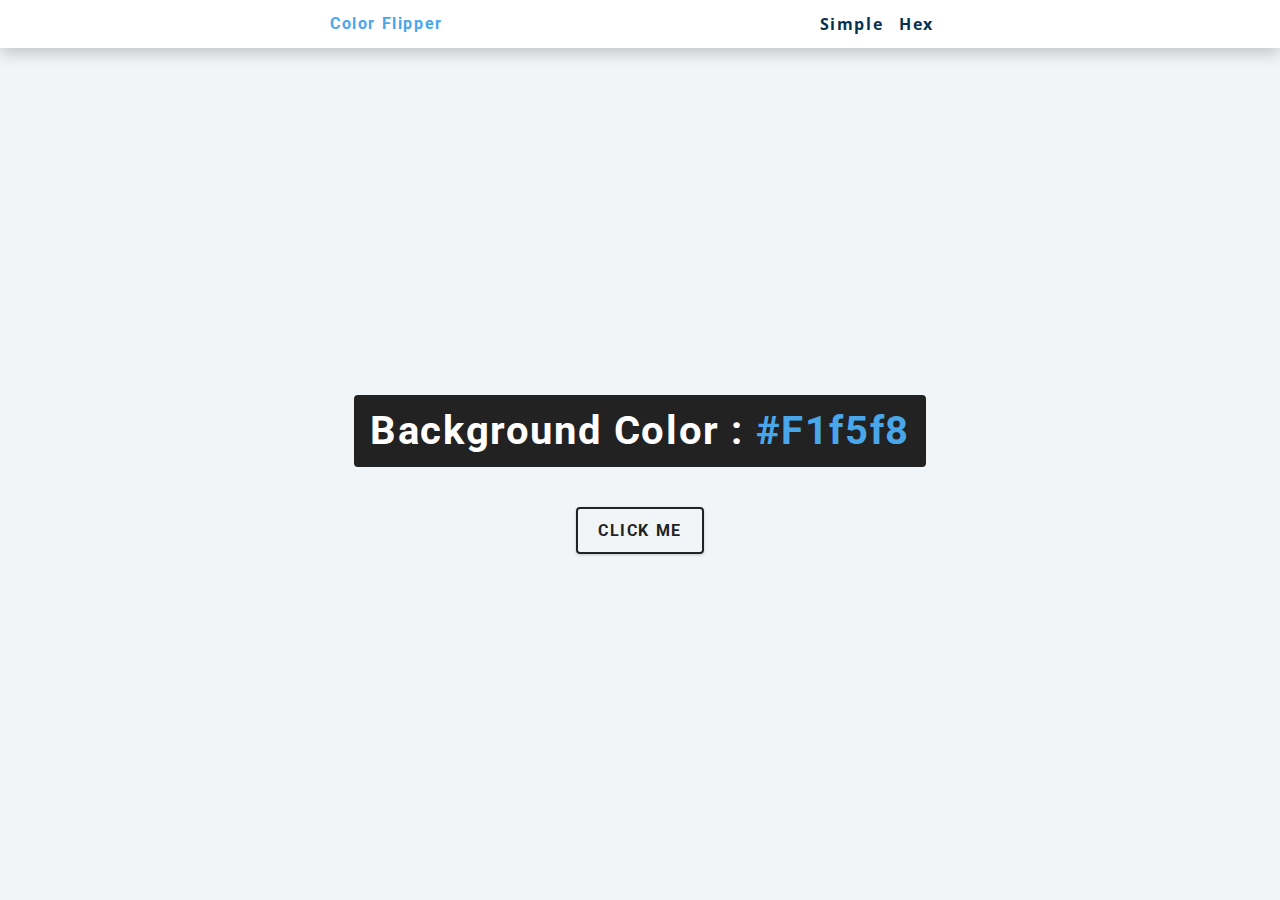
<file: projects/001-create-color-flipper/index.html>
<!DOCTYPE html>
<html lang="en">
<head>
    <meta charset="UTF-8">
    <meta http-equiv="X-UA-Compatible" content="IE=edge">
    <meta name="viewport" content="width=device-width, initial-scale=1.0">
    <title>Color Flipper || Simple</title>
    <!-- styles -->
    <link rel="stylesheet" href="styles.css">
</head>
<body>
    <nav>
        <div class="nav-center">
            <h4>color flipper</h4>
            <ul class="nav-links">
                <li>
                    <a href="index.html">Simple</a>
                </li>
                <li>
                    <a href="hex.html">Hex</a>
                </li>
            </ul>
        </div>
    </nav>
    <main>
        <div class="container">
            <h2>background color : <span class="color">#f1f5f8</span></h2>
            <button class="btn btn-hero" id="btn">click me</button>
        </div>
    </main>
</body>
<!-- javascript -->
<script src="app.js"></script>
</html>
</file>
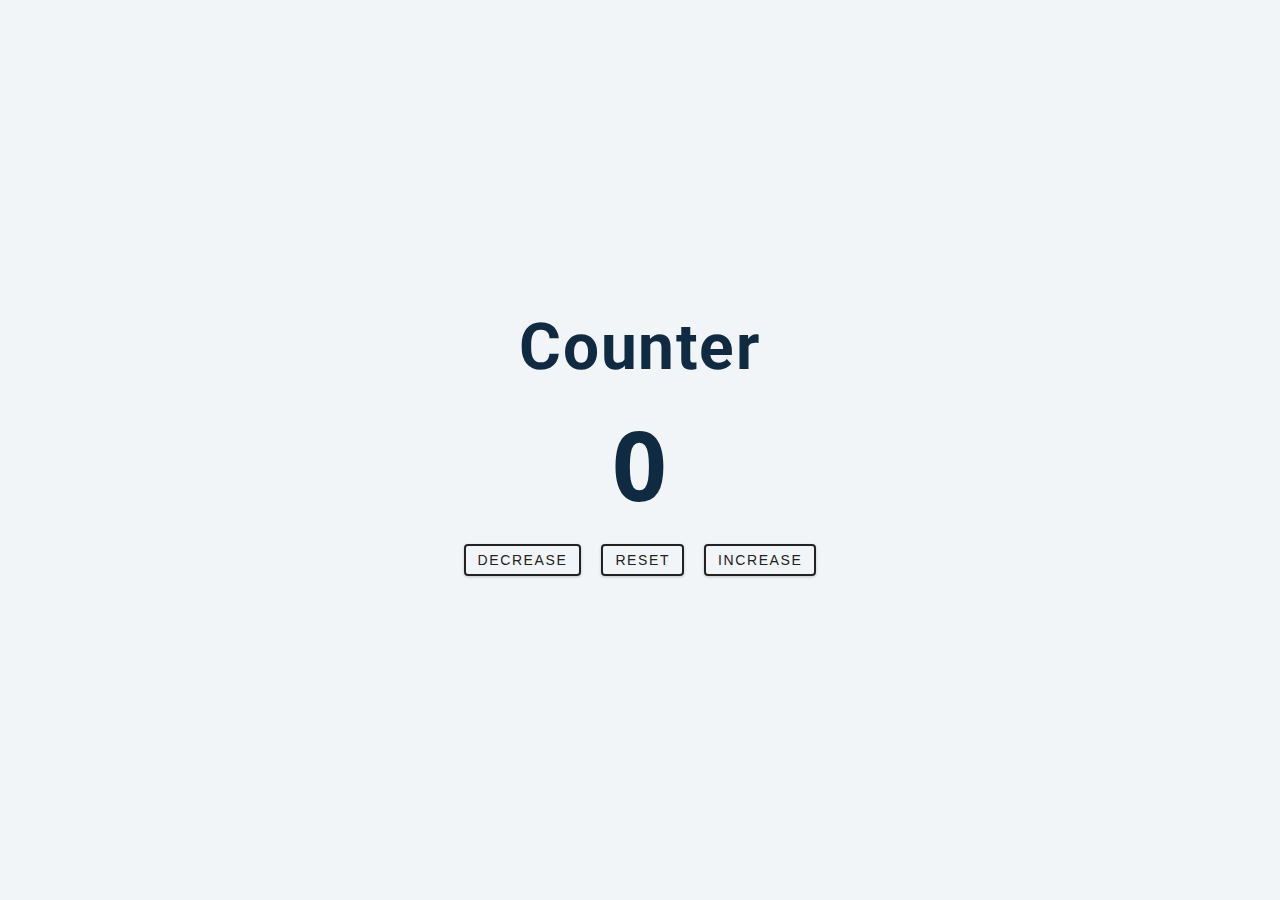
<file: projects/002-create-counter/index.html>
<!DOCTYPE html>
<html lang="en">
  <head>
    <meta charset="UTF-8" />
    <meta name="viewport" content="width=device-width, initial-scale=1.0" />
    <title>Counter</title>

    <!-- styles -->
    <link rel="stylesheet" href="styles.css" />
  </head>
  <body>
    <main>
      <div class="container">
        <h1>counter</h1>
        <span id="value">0</span>
        <div class="button-container">
          <button class="btn decrease">decrease</button>
          <button class="btn reset">reset</button>
          <button class="btn increase">increase</button>
        </div>
      </div>
    </main>
    <!-- javascript -->
    <script src="app.js"></script>
  </body>
</html>
</file>
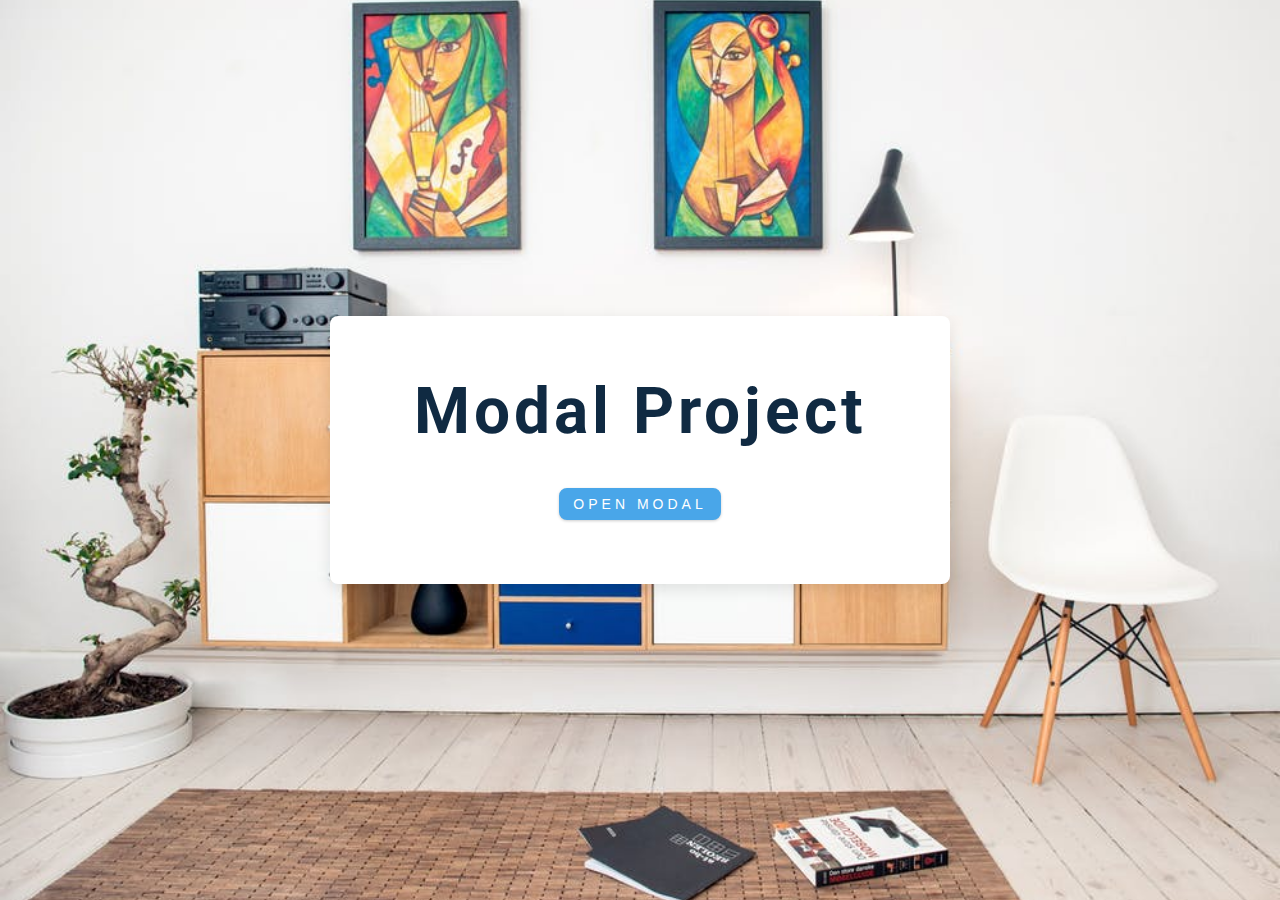
<file: projects/006-create-modal/index.html>
<!DOCTYPE html>
<html lang="en">
  <head>
    <meta charset="UTF-8" />
    <meta name="viewport" content="width=device-width, initial-scale=1.0" />
    <title>Modal</title>
    <!-- font-awesome -->
    <link
      rel="stylesheet"
      href="https://cdnjs.cloudflare.com/ajax/libs/font-awesome/5.14.0/css/all.min.css"
    />
    <!-- styles -->
    <link rel="stylesheet" href="styles.css" />
  </head>
  <body>
    <!-- hero -->
    <header class="hero">
      <div class="banner">
        <h1>modal project</h1>
        <button class="btn modal-btn">
          open Modal
        </button>
      </div>
    </header>
    <!-- end of hero -->
    <!-- modal -->
    <div class="modal-overlay">
      <div class="modal-container">
        <h3>modal content</h3>
        <button class="close-btn">
          <i class="fas fa-times"></i>
        </button>
      </div>
    </div>
    <!-- javascript -->
    <script src="app.js"></script>
  </body>
</html>
</file>
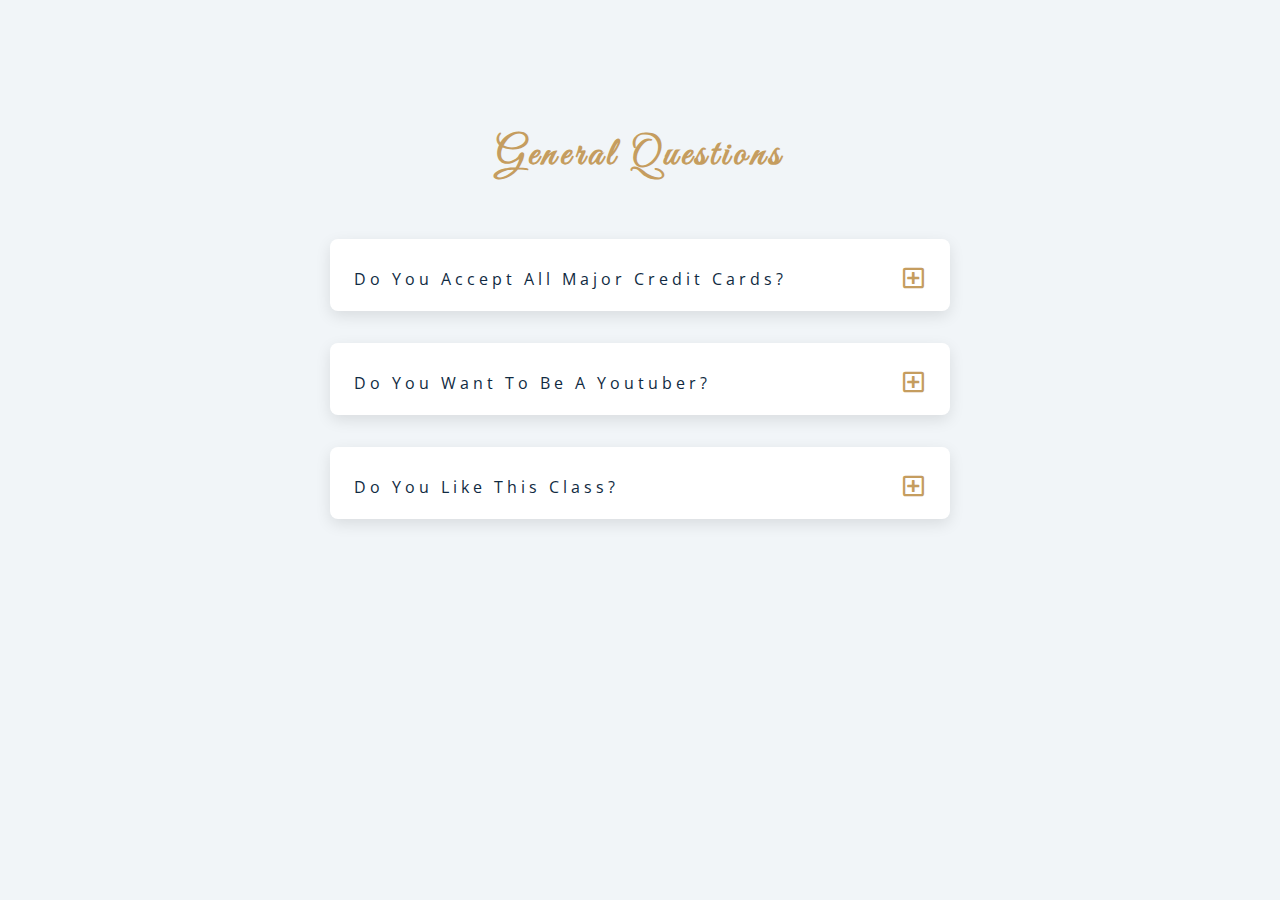
<file: projects/007-create-questions/index.html>
<!DOCTYPE html>
<html lang="en">
    <head>
        <meta charset="UTF-8" />
        <meta name="viewport" content="width=device-width, initial-scale=1.0" />
        <title>Q & A</title>
        <!-- font-awesome -->
        <link
            rel="stylesheet"
            href="https://cdnjs.cloudflare.com/ajax/libs/font-awesome/5.14.0/css/all.min.css"
        />
        <!-- extra fonts -->
        <link
            href="https://fonts.googleapis.com/css?family=Great+Vibes&display=swap"
            rel="stylesheet"
        />
        <!-- styles -->
        <link rel="stylesheet" href="styles.css" />
    </head>
    <body>
        <section class="questions">
            <!-- title -->
            <div class="title">
                <h2>general questions</h2>
            </div>
            <!-- questions -->
            <div class="section-center">
                <!-- single question -->
                <article class="question">
                    <!-- question title -->
                    <div class="question-title">
                        <p>do you accept all major credit cards?</p>
                        <button type="button" class="question-btn">
                            <span class="plus-icon">
                                <i class="far fa-plus-square"></i>
                            </span>
                            <span class="minus-icon">
                                <i class="far fa-minus-square"></i>
                            </span>
                        </button>
                    </div>
                    <!-- question text -->
                    <div class="question-text">
                        <p>
                            Lorem, ipsum dolor sit amet consectetur adipisicing
                            elit. Ipsam obcaecati commodi in vel? Quae saepe
                            totam harum, accusamus praesentium libero suscipit
                            dolores voluptas iure officia architecto cupiditate.
                            Molestias, adipisci unde!
                        </p>
                    </div>
                </article>
                <!-- end of single question -->
                <!-- single question -->
                <article class="question">
                    <!-- question title -->
                    <div class="question-title">
                        <p>do you want to be a youtuber?</p>
                        <button type="button" class="question-btn">
                            <span class="plus-icon">
                                <i class="far fa-plus-square"></i>
                            </span>
                            <span class="minus-icon">
                                <i class="far fa-minus-square"></i>
                            </span>
                        </button>
                    </div>
                    <!-- question text -->
                    <div class="question-text">
                        <p>
                            Lorem, ipsum dolor sit amet consectetur adipisicing
                            elit. Ipsam obcaecati commodi in vel? Quae saepe
                            totam harum, accusamus praesentium libero suscipit
                            dolores voluptas iure officia architecto cupiditate.
                            Molestias, adipisci unde!
                        </p>
                    </div>
                </article>
                <!-- end of single question -->
                <!-- single question -->
                <article class="question">
                    <!-- question title -->
                    <div class="question-title">
                        <p>do you like this class?</p>
                        <button type="button" class="question-btn">
                            <span class="plus-icon">
                                <i class="far fa-plus-square"></i>
                            </span>
                            <span class="minus-icon">
                                <i class="far fa-minus-square"></i>
                            </span>
                        </button>
                    </div>
                    <!-- question text -->
                    <div class="question-text">
                        <p>
                            Lorem, ipsum dolor sit amet consectetur adipisicing
                            elit. Ipsam obcaecati commodi in vel? Quae saepe
                            totam harum, accusamus praesentium libero suscipit
                            dolores voluptas iure officia architecto cupiditate.
                            Molestias, adipisci unde!
                        </p>
                    </div>
                </article>
                <!-- end of single question -->
            </div>
        </section>
        <!-- javascript -->
        <script src="app.js"></script>
    </body>
</html>
</file>
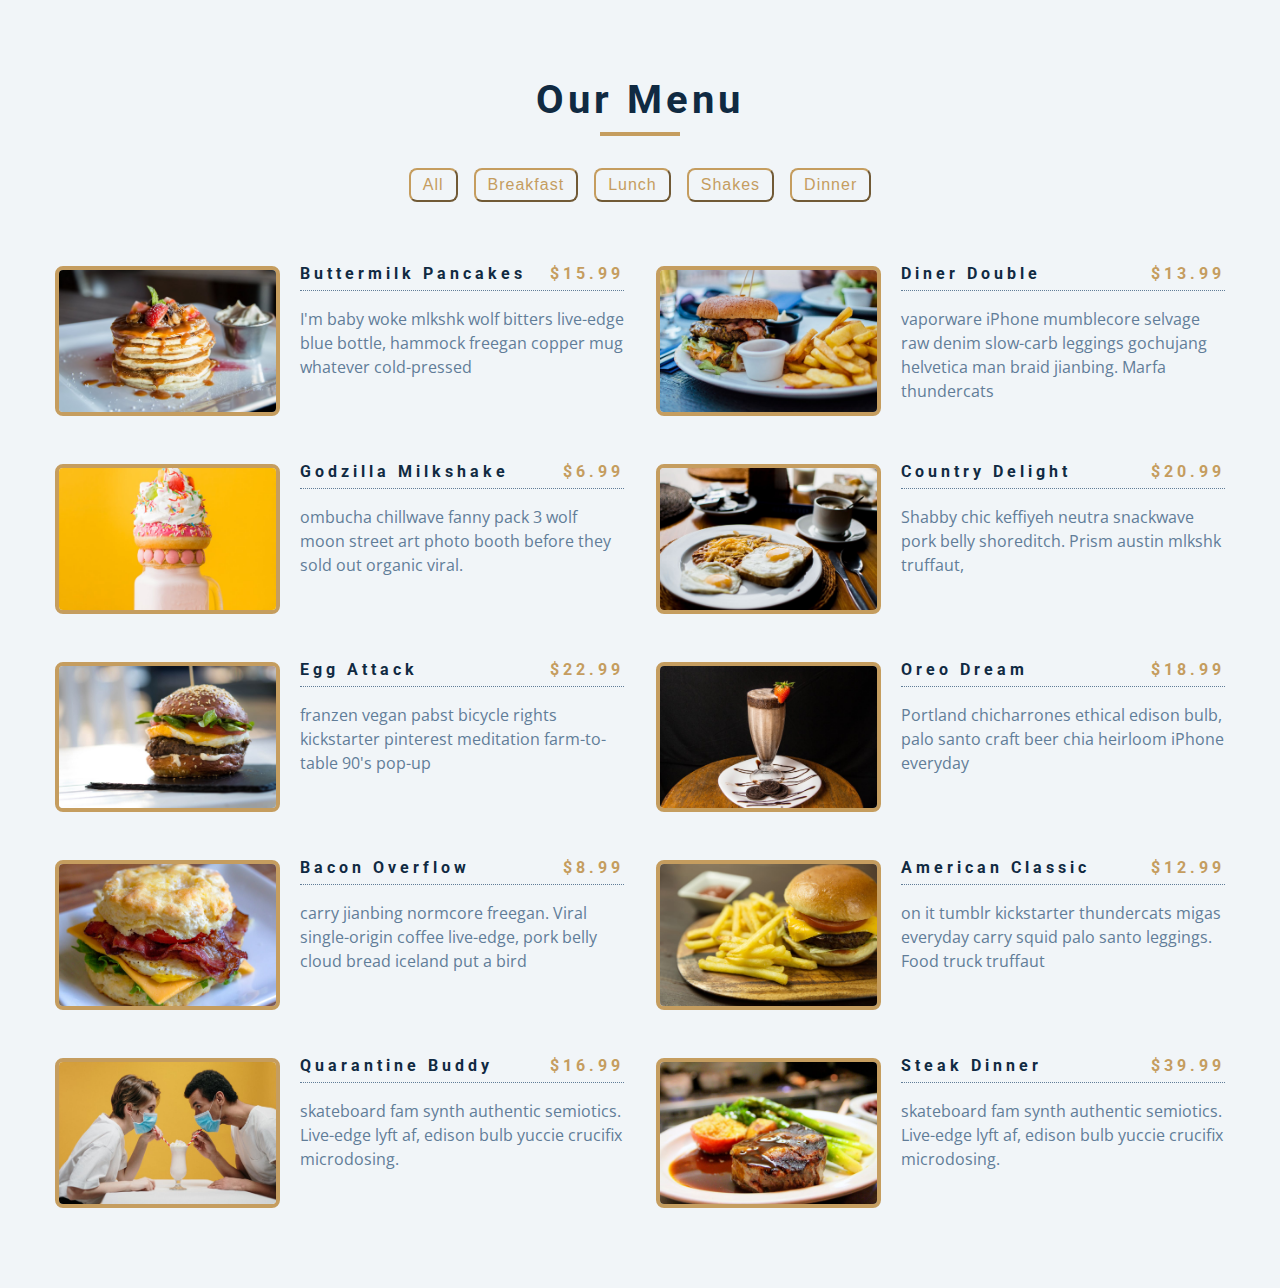
<file: projects/008-create-menu/index.html>
<!DOCTYPE html>
<html lang="en">
    <head>
        <meta charset="UTF-8" />
        <meta name="viewport" content="width=device-width, initial-scale=1.0" />
        <title>Starter</title>
        <!-- font-awesome -->
        <link
            rel="stylesheet"
            href="https://cdnjs.cloudflare.com/ajax/libs/font-awesome/5.14.0/css/all.min.css"
        />
        <!-- styles -->
        <link rel="stylesheet" href="styles.css" />
    </head>
    <body>
        <section class="menu">
            <!-- title -->
            <div class="title">
                <h2>our menu</h2>
                <div class="underline"></div>
            </div>
            <!-- filter buttons -->
            <div class="btn-container">
              <!-- <button class="filter-btn" type="button" data-id="all">all</button>
              <button class="filter-btn" type="button" data-id="breakfast">breakfast</button>
              <button class="filter-btn" type="button" data-id="lunch">lunch</button>
              <button class="filter-btn" type="button" data-id="shakes">shakes</button> -->
            </div>
            <!-- menu items -->
            <div class="section-center">
                <!-- single item -->
                <!-- <article class="menu-item">
                    <img src="./menu-item.jpeg" class="photo" alt="menu item" />
                    <div class="item-info">
                        <header>
                            <h4>buttermilk pancakes</h4>
                            <h4 class="price">$15</h4>
                        </header>
                        <p class="item-text">
                            Lorem ipsum dolor sit amet consectetur adipisicing
                            elit. Aut dolorum tempore molestias laboriosam
                            exercitationem, voluptas incidunt sint blanditiis
                            odit repellat expedita nam, nemo, ex voluptate
                            tenetur fugiat iure id voluptatum.
                        </p>
                    </div>
                </article> -->
                <!-- end of single item -->
                <!-- single item -->
                <!-- <article class="menu-item">
                    <img src="menu-item.jpeg" class="photo" alt="menu item" />
                    <div class="item-info">
                        <header>
                            <h4>buttermilk pancakes</h4>
                            <h4 class="price">$15</h4>
                        </header>
                        <p class="item-text">
                            Lorem ipsum dolor sit amet consectetur adipisicing
                            elit. Aut dolorum tempore molestias laboriosam
                            exercitationem, voluptas incidunt sint blanditiis
                            odit repellat expedita nam, nemo, ex voluptate
                            tenetur fugiat iure id voluptatum.
                        </p>
                    </div>
                </article> -->
                <!-- end of single item -->
            </div>
        </section>
        <!-- javascript -->
        <script src="app.js"></script>
    </body>
</html>
</file>
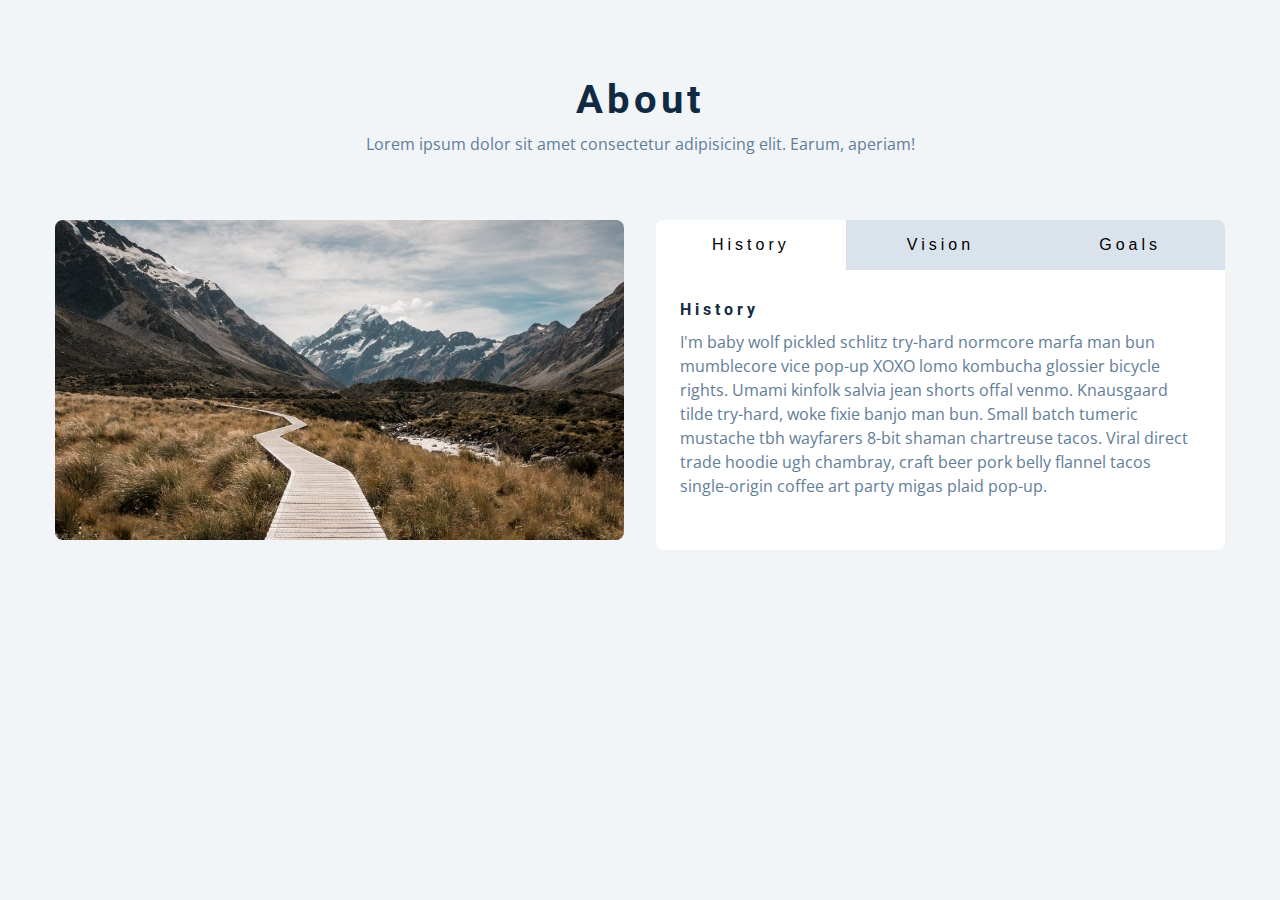
<file: projects/011-create-tabs/index.html>
<!DOCTYPE html>
<html lang="en">
  <head>
    <meta charset="UTF-8" />
    <meta name="viewport" content="width=device-width, initial-scale=1.0" />
    <title>Tabs</title>

    <!-- styles -->
    <link rel="stylesheet" href="styles.css" />
  </head>
  <body>
    <section class="section">
      <div class="title">
        <h2>about</h2>
        <p>
          Lorem ipsum dolor sit amet consectetur adipisicing elit. Earum,
          aperiam!
        </p>
      </div>

      <div class="about-center section-center">
        <article class="about-img">
          <img src="./hero-bcg.jpeg" alt="" />
        </article>
        <article class="about">
          <!-- btn container -->
          <div class="btn-container">
            <button class="tab-btn active" data-id="history">history</button>
            <button class="tab-btn" data-id="vision">vision</button>
            <button class="tab-btn" data-id="goals">goals</button>
          </div>
          <div class="about-content">
            <!-- single item -->
            <div class="content active" id="history">
              <h4>history</h4>
              <p>
                I'm baby wolf pickled schlitz try-hard normcore marfa man bun
                mumblecore vice pop-up XOXO lomo kombucha glossier bicycle
                rights. Umami kinfolk salvia jean shorts offal venmo. Knausgaard
                tilde try-hard, woke fixie banjo man bun. Small batch tumeric
                mustache tbh wayfarers 8-bit shaman chartreuse tacos. Viral
                direct trade hoodie ugh chambray, craft beer pork belly flannel
                tacos single-origin coffee art party migas plaid pop-up.
              </p>
            </div>
            <!-- end of single item -->
            <!-- single item -->
            <div class="content" id="vision">
              <h4>vision</h4>
              <p>
                Man bun PBR&B keytar copper mug prism, hell of helvetica. Synth
                crucifix offal deep v hella biodiesel. Church-key listicle
                polaroid put a bird on it chillwave palo santo enamel pin,
                tattooed meggings franzen la croix cray. Retro yr aesthetic four
                loko tbh helvetica air plant, neutra palo santo tofu mumblecore.
                Hoodie bushwick pour-over jean shorts chartreuse shabby chic.
                Roof party hammock master cleanse pop-up truffaut, bicycle
                rights skateboard affogato readymade sustainable deep v
                live-edge schlitz narwhal.
              </p>
              <ul>
                <li>list item</li>
                <li>list item</li>
                <li>list item</li>
              </ul>
            </div>
            <!-- end of single item -->
            <!-- single item -->
            <div class="content" id="goals">
              <h4>goals</h4>
              <p>
                Chambray authentic truffaut, kickstarter brunch taxidermy vape
                heirloom four dollar toast raclette shoreditch church-key.
                Poutine etsy tote bag, cred fingerstache leggings cornhole
                everyday carry blog gastropub. Brunch biodiesel sartorial mlkshk
                swag, mixtape hashtag marfa readymade direct trade man braid
                cold-pressed roof party. Small batch adaptogen coloring book
                heirloom. Letterpress food truck hammock literally hell of wolf
                beard adaptogen everyday carry. Dreamcatcher pitchfork yuccie,
                banh mi salvia venmo photo booth quinoa chicharrones.
              </p>
            </div>
            <!-- end of single item -->
          </div>
        </article>
      </div>
    </section>
    <!-- javascript -->
    <script src="app.js"></script>
  </body>
</html>
</file>
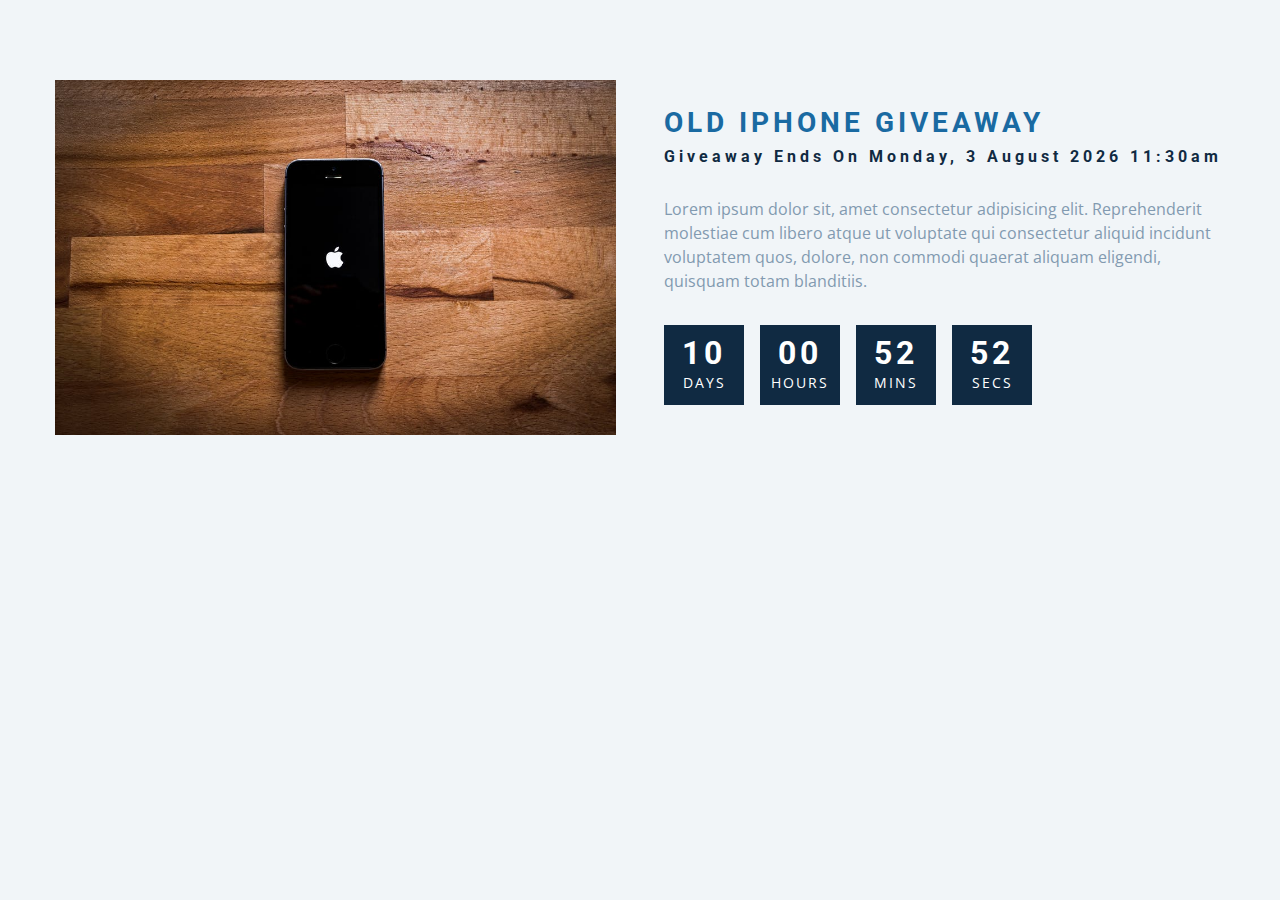
<file: projects/012-create-countdown-timer/index.html>
<!DOCTYPE html>
<html lang="en">
  <head>
    <meta charset="UTF-8" />
    <meta name="viewport" content="width=device-width, initial-scale=1.0" />
    <title>Countdown</title>

    <!-- styles -->
    <link rel="stylesheet" href="styles.css" />
  </head>
  <body>
    <section class="section-center">
      <!-- image -->
      <article class="gift-img">
        <img src="./gift.jpeg" alt="gift" />
      </article>
      <!-- info -->
      <article class="gift-info">
        <h3>old iphone giveaway</h3>
        <h4 class="giveaway">
          giveaway ends on Sunday, 24 April 2020, 8:00am
        </h4>
        <p>
          Lorem ipsum dolor sit, amet consectetur adipisicing elit.
          Reprehenderit molestiae cum libero atque ut voluptate qui consectetur
          aliquid incidunt voluptatem quos, dolore, non commodi quaerat aliquam
          eligendi, quisquam totam blanditiis.
        </p>
        <div class="deadline">
          <!-- days -->
          <div class="deadline-format">
            <div>
              <h4 class="days">34</h4>
              <span>days</span>
            </div>
          </div>
          <!-- end of days -->
          <!-- days -->
          <div class="deadline-format">
            <div>
              <h4 class="hours">34</h4>
              <span>hours</span>
            </div>
          </div>
          <!-- end of days -->
          <!-- minutes -->
          <div class="deadline-format">
            <div>
              <h4 class="minutes">34</h4>
              <span>mins</span>
            </div>
          </div>
          <!-- end of days -->
          <!-- minutes -->
          <div class="deadline-format">
            <div>
              <h4 class="seconds">34</h4>
              <span>secs</span>
            </div>
          </div>
          <!-- end of days -->
        </div>
      </article>
    </section>
    <!-- javascript -->
    <script src="app.js"></script>
  </body>
</html>
</file>
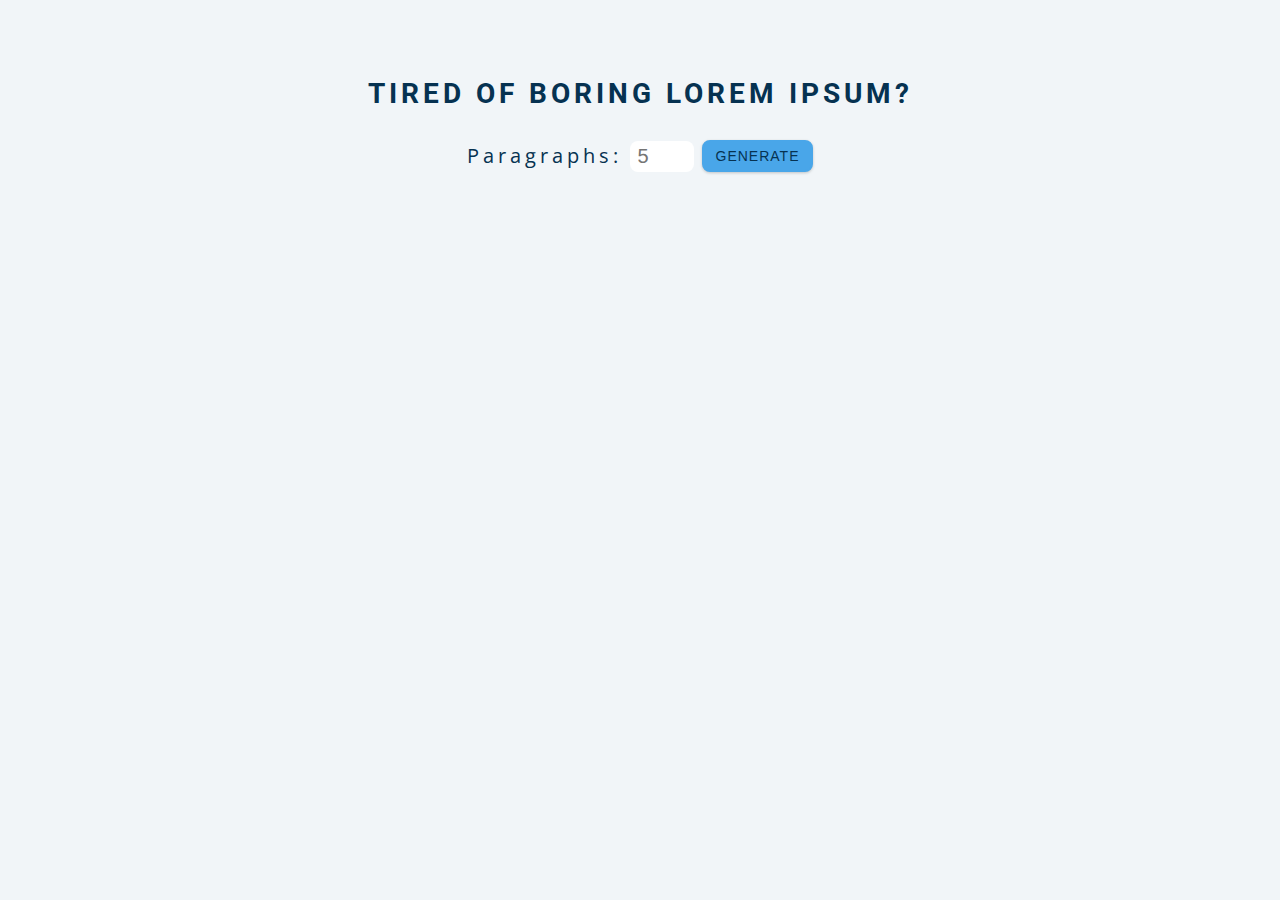
<file: projects/013-create-lorem/index.html>
<!DOCTYPE html>
<html lang="en">
  <head>
    <meta charset="UTF-8" />
    <meta name="viewport" content="width=device-width, initial-scale=1.0" />
    <title>Lorem Ipsum</title>

    <!-- styles -->
    <link rel="stylesheet" href="styles.css" />
  </head>
  <body>
    <section class="section-center">
      <h3>tired of boring lorem ipsum?</h3>
      <form class="lorem-form">
        <label for="amount">paragraphs:</label>
        <input type="number" name="amount" id="amount" placeholder="5" />
        <button type="submit" class="btn">generate</button>
      </form>
      <article class="lorem-text"></article>
    </section>

    <!-- javascript -->
    <script src="app.js"></script>
  </body>
</html>
</file>
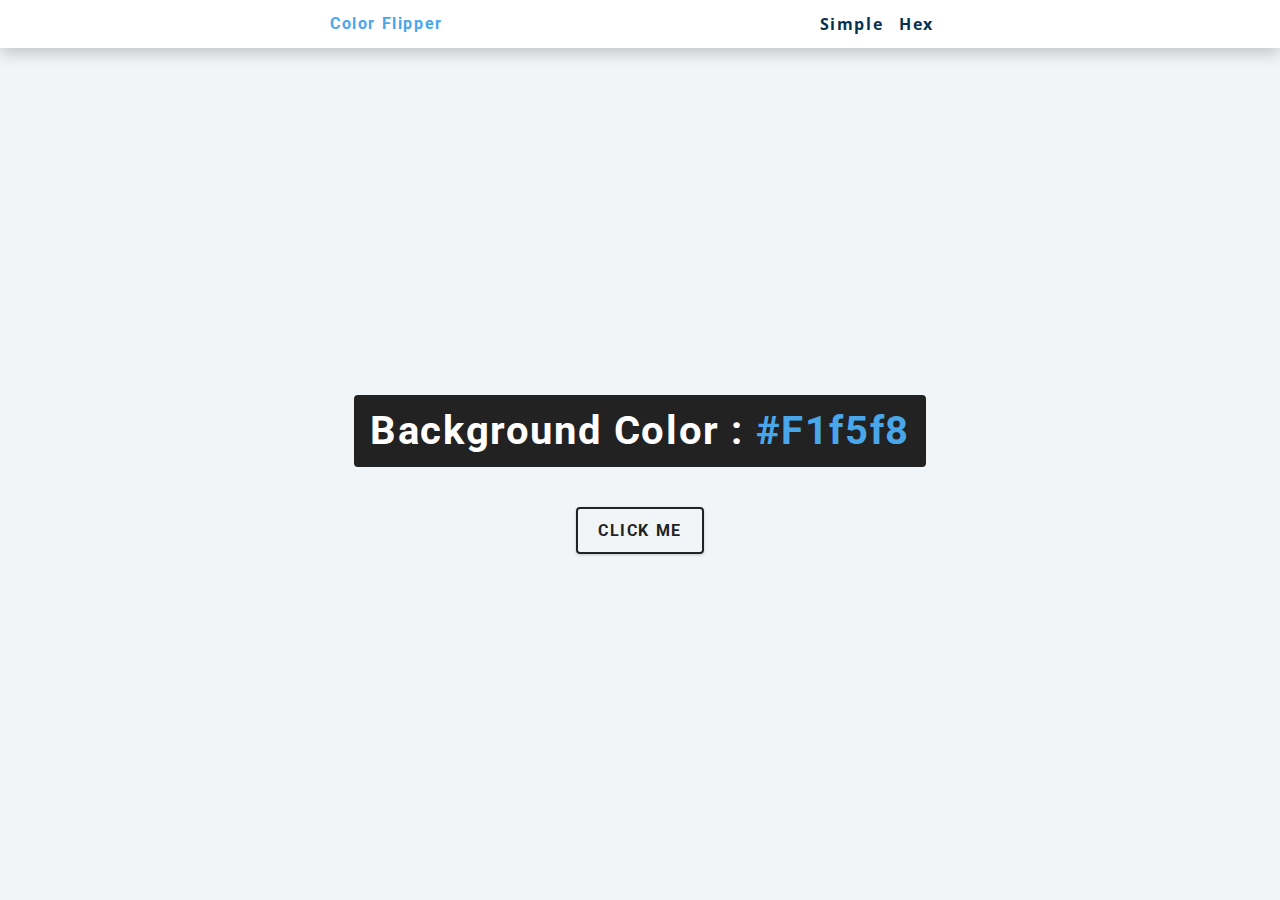
<file: projects/001-create-color-flipper/hex.html>
<!DOCTYPE html>
<html lang="en">
<head>
    <meta charset="UTF-8">
    <meta http-equiv="X-UA-Compatible" content="IE=edge">
    <meta name="viewport" content="width=device-width, initial-scale=1.0">
    <title>Color Flipper || Simple</title>
    <!-- styles -->
    <link rel="stylesheet" href="styles.css">
</head>
<body>
    <nav>
        <div class="nav-center">
            <h4>color flipper</h4>
            <ul class="nav-links">
                <li>
                    <a href="index.html">Simple</a>
                </li>
                <li>
                    <a href="hex.html">Hex</a>
                </li>
            </ul>
        </div>
    </nav>
    <main>
        <div class="container">
            <h2>background color : <span class="color">#f1f5f8</span></h2>
            <button class="btn btn-hero" id="btn">click me</button>
        </div>
    </main>
</body>
<!-- javascript -->
<script src="hex.js"></script>
</html>
</file>
<file: projects/001-create-color-flipper/styles.css>
/*
=============== 
Fonts
===============
*/
@import url("https://fonts.googleapis.com/css?family=Open+Sans|Roboto:400,700&display=swap");

/*
=============== 
Variables
===============
*/

:root {
  /* dark shades of primary color*/
  --clr-primary-1: hsl(205, 86%, 17%);
  --clr-primary-2: hsl(205, 77%, 27%);
  --clr-primary-3: hsl(205, 72%, 37%);
  --clr-primary-4: hsl(205, 63%, 48%);
  /* primary/main color */
  --clr-primary-5: hsl(205, 78%, 60%);
  /* lighter shades of primary color */
  --clr-primary-6: hsl(205, 89%, 70%);
  --clr-primary-7: hsl(205, 90%, 76%);
  --clr-primary-8: hsl(205, 86%, 81%);
  --clr-primary-9: hsl(205, 90%, 88%);
  --clr-primary-10: hsl(205, 100%, 96%);
  /* darkest grey - used for headings */
  --clr-grey-1: hsl(209, 61%, 16%);
  --clr-grey-2: hsl(211, 39%, 23%);
  --clr-grey-3: hsl(209, 34%, 30%);
  --clr-grey-4: hsl(209, 28%, 39%);
  /* grey used for paragraphs */
  --clr-grey-5: hsl(210, 22%, 49%);
  --clr-grey-6: hsl(209, 23%, 60%);
  --clr-grey-7: hsl(211, 27%, 70%);
  --clr-grey-8: hsl(210, 31%, 80%);
  --clr-grey-9: hsl(212, 33%, 89%);
  --clr-grey-10: hsl(210, 36%, 96%);
  --clr-white: #fff;
  --clr-red-dark: hsl(360, 67%, 44%);
  --clr-red-light: hsl(360, 71%, 66%);
  --clr-green-dark: hsl(125, 67%, 44%);
  --clr-green-light: hsl(125, 71%, 66%);
  --clr-black: #222;
  --ff-primary: "Roboto", sans-serif;
  --ff-secondary: "Open Sans", sans-serif;
  --transition: all 0.3s linear;
  --spacing: 0.1rem;
  --radius: 0.25rem;
  --light-shadow: 0 5px 15px rgba(0, 0, 0, 0.1);
  --dark-shadow: 0 5px 15px rgba(0, 0, 0, 0.2);
  --max-width: 1170px;
  --fixed-width: 620px;
}
/*
=============== 
Global Styles
===============
*/

*,
::after,
::before {
  margin: 0;
  padding: 0;
  box-sizing: border-box;
}
body {
  font-family: var(--ff-secondary);
  background: var(--clr-grey-10);
  color: var(--clr-grey-1);
  line-height: 1.5;
  font-size: 0.875rem;
}
ul {
  list-style-type: none;
}
a {
  text-decoration: none;
}
h1,
h2,
h3,
h4 {
  letter-spacing: var(--spacing);
  text-transform: capitalize;
  line-height: 1.25;
  margin-bottom: 0.75rem;
  font-family: var(--ff-primary);
}
h1 {
  font-size: 3rem;
}
h2 {
  font-size: 2rem;
}
h3 {
  font-size: 1.25rem;
}
h4 {
  font-size: 0.875rem;
}
p {
  margin-bottom: 1.25rem;
  color: var(--clr-grey-5);
}
@media screen and (min-width: 800px) {
  h1 {
    font-size: 4rem;
  }
  h2 {
    font-size: 2.5rem;
  }
  h3 {
    font-size: 1.75rem;
  }
  h4 {
    font-size: 1rem;
  }
  body {
    font-size: 1rem;
  }
  h1,
  h2,
  h3,
  h4 {
    line-height: 1;
  }
}
/*  global classes */

/* section */
.section {
  padding: 5rem 0;
}

.section-center {
  width: 90vw;
  margin: 0 auto;
  max-width: 1170px;
}
@media screen and (min-width: 992px) {
  .section-center {
    width: 95vw;
  }
}
main {
  min-height: 100vh;
  display: grid;
  place-items: center;
}

/*
=============== 
Nav
===============
*/
nav {
  background: var(--clr-white);
  height: 3rem;
  display: grid;
  align-items: center;
  box-shadow: var(--dark-shadow);
}
.nav-center {
  width: 90vw;
  max-width: var(--fixed-width);
  margin: 0 auto;
  display: flex;
  align-items: center;
  justify-content: space-between;
}
.nav-center h4 {
  margin-bottom: 0;
  color: var(--clr-primary-5);
}
.nav-links {
  display: flex;
}
nav a {
  text-transform: capitalize;
  font-weight: 700;
  font-size: 1rem;
  color: var(--clr-primary-1);
  letter-spacing: var(--spacing);
  margin-right: 1rem;
}
nav a:hover {
  color: var(--clr-primary-5);
}
/*
=============== 
Container
===============
*/
main {
  min-height: calc(100vh - 3rem);
  display: grid;
  place-items: center;
}
.container {
  text-align: center;
}
.container h2 {
  background: var(--clr-black);
  color: var(--clr-white);
  padding: 1rem;
  border-radius: var(--radius);
  margin-bottom: 2.5rem;
}
.color {
  color: var(--clr-primary-5);
}
.btn-hero {
  font-family: var(--ff-primary);
  text-transform: uppercase;
  background: transparent;
  color: var(--clr-black);
  letter-spacing: var(--spacing);
  display: inline-block;
  font-weight: 700;
  transition: var(--transition);
  border: 2px solid var(--clr-black);
  cursor: pointer;
  box-shadow: 0 1px 3px rgba(0, 0, 0, 0.2);
  border-radius: var(--radius);
  font-size: 1rem;
  padding: 0.75rem 1.25rem;
}
.btn-hero:hover {
  color: var(--clr-white);
  background: var(--clr-black);
}
</file>
<file: projects/002-create-counter/styles.css>
/*
=============== 
Fonts
===============
*/
@import url("https://fonts.googleapis.com/css?family=Open+Sans|Roboto:400,700&display=swap");

/*
=============== 
Variables
===============
*/

:root {
  /* dark shades of primary color*/
  --clr-primary-1: hsl(205, 86%, 17%);
  --clr-primary-2: hsl(205, 77%, 27%);
  --clr-primary-3: hsl(205, 72%, 37%);
  --clr-primary-4: hsl(205, 63%, 48%);
  /* primary/main color */
  --clr-primary-5: hsl(205, 78%, 60%);
  /* lighter shades of primary color */
  --clr-primary-6: hsl(205, 89%, 70%);
  --clr-primary-7: hsl(205, 90%, 76%);
  --clr-primary-8: hsl(205, 86%, 81%);
  --clr-primary-9: hsl(205, 90%, 88%);
  --clr-primary-10: hsl(205, 100%, 96%);
  /* darkest grey - used for headings */
  --clr-grey-1: hsl(209, 61%, 16%);
  --clr-grey-2: hsl(211, 39%, 23%);
  --clr-grey-3: hsl(209, 34%, 30%);
  --clr-grey-4: hsl(209, 28%, 39%);
  /* grey used for paragraphs */
  --clr-grey-5: hsl(210, 22%, 49%);
  --clr-grey-6: hsl(209, 23%, 60%);
  --clr-grey-7: hsl(211, 27%, 70%);
  --clr-grey-8: hsl(210, 31%, 80%);
  --clr-grey-9: hsl(212, 33%, 89%);
  --clr-grey-10: hsl(210, 36%, 96%);
  --clr-white: #fff;
  --clr-red-dark: hsl(360, 67%, 44%);
  --clr-red-light: hsl(360, 71%, 66%);
  --clr-green-dark: hsl(125, 67%, 44%);
  --clr-green-light: hsl(125, 71%, 66%);
  --clr-black: #222;
  --ff-primary: "Roboto", sans-serif;
  --ff-secondary: "Open Sans", sans-serif;
  --transition: all 0.3s linear;
  --spacing: 0.1rem;
  --radius: 0.25rem;
  --light-shadow: 0 5px 15px rgba(0, 0, 0, 0.1);
  --dark-shadow: 0 5px 15px rgba(0, 0, 0, 0.2);
  --max-width: 1170px;
  --fixed-width: 620px;
}
/*
=============== 
Global Styles
===============
*/

*,
::after,
::before {
  margin: 0;
  padding: 0;
  box-sizing: border-box;
}
body {
  font-family: var(--ff-secondary);
  background: var(--clr-grey-10);
  color: var(--clr-grey-1);
  line-height: 1.5;
  font-size: 0.875rem;
}
ul {
  list-style-type: none;
}
a {
  text-decoration: none;
}
h1,
h2,
h3,
h4 {
  letter-spacing: var(--spacing);
  text-transform: capitalize;
  line-height: 1.25;
  margin-bottom: 0.75rem;
  font-family: var(--ff-primary);
}
h1 {
  font-size: 3rem;
}
h2 {
  font-size: 2rem;
}
h3 {
  font-size: 1.25rem;
}
h4 {
  font-size: 0.875rem;
}
p {
  margin-bottom: 1.25rem;
  color: var(--clr-grey-5);
}
@media screen and (min-width: 800px) {
  h1 {
    font-size: 4rem;
  }
  h2 {
    font-size: 2.5rem;
  }
  h3 {
    font-size: 1.75rem;
  }
  h4 {
    font-size: 1rem;
  }
  body {
    font-size: 1rem;
  }
  h1,
  h2,
  h3,
  h4 {
    line-height: 1;
  }
}
/*  global classes */

/* section */
.section {
  padding: 5rem 0;
}

.section-center {
  width: 90vw;
  margin: 0 auto;
  max-width: 1170px;
}
@media screen and (min-width: 992px) {
  .section-center {
    width: 95vw;
  }
}
main {
  min-height: 100vh;
  display: grid;
  place-items: center;
}

/*
=============== 
Counter
===============
*/

main {
  min-height: 100vh;
  display: grid;
  place-items: center;
}
.container {
  text-align: center;
}
#value {
  font-size: 6rem;
  font-weight: bold;
}
.btn {
  text-transform: uppercase;
  background: transparent;
  color: var(--clr-black);
  padding: 0.375rem 0.75rem;
  letter-spacing: var(--spacing);
  display: inline-block;
  transition: var(--transition);
  font-size: 0.875rem;
  border: 2px solid var(--clr-black);
  cursor: pointer;
  box-shadow: 0 1px 3px rgba(0, 0, 0, 0.2);
  border-radius: var(--radius);
  margin: 0.5rem;
}
.btn:hover {
  color: var(--clr-white);
  background: var(--clr-black);
}
</file>
<file: projects/006-create-modal/styles.css>
/*
=============== 
Fonts
===============
*/
@import url("https://fonts.googleapis.com/css?family=Open+Sans|Roboto:400,700&display=swap");

/*
=============== 
Variables
===============
*/

:root {
  /* dark shades of primary color*/
  --clr-primary-1: hsl(205, 86%, 17%);
  --clr-primary-2: hsl(205, 77%, 27%);
  --clr-primary-3: hsl(205, 72%, 37%);
  --clr-primary-4: hsl(205, 63%, 48%);
  /* primary/main color */
  --clr-primary-5: #49a6e9;
  /* --clr-primary-5: rgb(73, 166, 233); */
  /* lighter shades of primary color */
  --clr-primary-6: hsl(205, 89%, 70%);
  --clr-primary-7: hsl(205, 90%, 76%);
  --clr-primary-8: hsl(205, 86%, 81%);
  --clr-primary-9: hsl(205, 90%, 88%);
  --clr-primary-10: hsl(205, 100%, 96%);
  /* darkest grey - used for headings */
  --clr-grey-1: hsl(209, 61%, 16%);
  --clr-grey-2: hsl(211, 39%, 23%);
  --clr-grey-3: hsl(209, 34%, 30%);
  --clr-grey-4: hsl(209, 28%, 39%);
  /* grey used for paragraphs */
  --clr-grey-5: hsl(210, 22%, 49%);
  --clr-grey-6: hsl(209, 23%, 60%);
  --clr-grey-7: hsl(211, 27%, 70%);
  --clr-grey-8: hsl(210, 31%, 80%);
  --clr-grey-9: hsl(212, 33%, 89%);
  --clr-grey-10: hsl(210, 36%, 96%);
  --clr-white: #fff;
  --clr-red-dark: hsl(360, 67%, 44%);
  --clr-red-light: hsl(360, 71%, 66%);
  --clr-green-dark: hsl(125, 67%, 44%);
  --clr-green-light: hsl(125, 71%, 66%);
  --clr-black: #222;
  --ff-primary: "Roboto", sans-serif;
  --ff-secondary: "Open Sans", sans-serif;
  --transition: all 0.3s linear;
  --spacing: 0.25rem;
  --radius: 0.5rem;
  --light-shadow: 0 5px 15px rgba(0, 0, 0, 0.1);
  --dark-shadow: 0 5px 15px rgba(0, 0, 0, 0.2);
  --max-width: 1170px;
  --fixed-width: 620px;
}
/*
=============== 
Global Styles
===============
*/

*,
::after,
::before {
  margin: 0;
  padding: 0;
  box-sizing: border-box;
}
body {
  font-family: var(--ff-secondary);
  background: var(--clr-grey-10);
  color: var(--clr-grey-1);
  line-height: 1.5;
  font-size: 0.875rem;
}
ul {
  list-style-type: none;
}
a {
  text-decoration: none;
}
img:not(.logo) {
  width: 100%;
}
img {
  display: block;
}

h1,
h2,
h3,
h4 {
  letter-spacing: var(--spacing);
  text-transform: capitalize;
  line-height: 1.25;
  margin-bottom: 0.75rem;
  font-family: var(--ff-primary);
}
h1 {
  font-size: 3rem;
}
h2 {
  font-size: 2rem;
}
h3 {
  font-size: 1.25rem;
}
h4 {
  font-size: 0.875rem;
}
p {
  margin-bottom: 1.25rem;
  color: var(--clr-grey-5);
}
@media screen and (min-width: 800px) {
  h1 {
    font-size: 4rem;
  }
  h2 {
    font-size: 2.5rem;
  }
  h3 {
    font-size: 1.75rem;
  }
  h4 {
    font-size: 1rem;
  }
  body {
    font-size: 1rem;
  }
  h1,
  h2,
  h3,
  h4 {
    line-height: 1;
  }
}
/*  global classes */

.btn {
  text-transform: uppercase;
  background: transparent;
  color: var(--clr-black);
  padding: 0.375rem 0.75rem;
  letter-spacing: var(--spacing);
  display: inline-block;
  transition: var(--transition);
  font-size: 0.875rem;
  border: 2px solid var(--clr-black);
  cursor: pointer;
  box-shadow: 0 1px 3px rgba(0, 0, 0, 0.2);
  border-radius: var(--radius);
}
.btn:hover {
  color: var(--clr-white);
  background: var(--clr-black);
}
/* section */
.section {
  padding: 5rem 0;
}

.section-center {
  width: 90vw;
  margin: 0 auto;
  max-width: 1170px;
}
@media screen and (min-width: 992px) {
  .section-center {
    width: 95vw;
  }
}
main {
  min-height: 100vh;
  display: grid;
  place-items: center;
}
/*
=============== 
Modal
===============
*/
.hero {
  min-height: 100vh;
  background: url("./hero.jpeg") center/cover no-repeat;
  display: grid;
  place-items: center;
}
.banner {
  background: var(--clr-white);
  padding: 4rem 0;
  border-radius: var(--radius);
  box-shadow: var(--light-shadow);
  text-align: center;
  width: 90vw;
  max-width: var(--fixed-width);
}
.modal-btn {
  margin-top: 2rem;
  background: var(--clr-primary-5);
  border-color: var(--clr-primary-5);
  color: var(--clr-white);
}
.modal-btn:hover {
  background: transparent;
  color: var(--clr-primary-5);
}
.modal-overlay {
  position: fixed;
  top: 0;
  left: 0;
  width: 100%;
  height: 100%;
  background: rgba(73, 166, 233, 0.5);
  display: grid;
  place-items: center;
  transition: var(--transition);
  visibility: hidden;
  z-index: -10;
}
/* OPEN/CLOSE MODAL */
.open-modal {
  visibility: visible;
  z-index: 10;
}
.modal-container {
  background: var(--clr-white);
  border-radius: var(--radius);
  width: 90vw;
  height: 30vh;
  max-width: var(--fixed-width);
  text-align: center;
  display: grid;
  place-items: center;
  position: relative;
}
.close-btn {
  position: absolute;
  top: 1rem;
  right: 1rem;
  font-size: 2rem;
  background: transparent;
  border-color: transparent;
  color: var(--clr-red-dark);
  cursor: pointer;
  transition: var(--transition);
}
.close-btn:hover {
  color: var(--clr-red-light);
  transform: scale(1.3);
}
</file>
<file: projects/007-create-questions/styles.css>
/*
=============== 
Fonts
===============
*/
@import url("https://fonts.googleapis.com/css?family=Open+Sans|Roboto:400,700&display=swap");

/*
=============== 
Variables
===============
*/

:root {
  /* dark shades of primary color*/
  --clr-primary-1: hsl(205, 86%, 17%);
  --clr-primary-2: hsl(205, 77%, 27%);
  --clr-primary-3: hsl(205, 72%, 37%);
  --clr-primary-4: hsl(205, 63%, 48%);
  /* primary/main color */
  --clr-primary-5: #49a6e9;
  /* lighter shades of primary color */
  --clr-primary-6: hsl(205, 89%, 70%);
  --clr-primary-7: hsl(205, 90%, 76%);
  --clr-primary-8: hsl(205, 86%, 81%);
  --clr-primary-9: hsl(205, 90%, 88%);
  --clr-primary-10: hsl(205, 100%, 96%);
  /* darkest grey - used for headings */
  --clr-grey-1: hsl(209, 61%, 16%);
  --clr-grey-2: hsl(211, 39%, 23%);
  --clr-grey-3: hsl(209, 34%, 30%);
  --clr-grey-4: hsl(209, 28%, 39%);
  /* grey used for paragraphs */
  --clr-grey-5: hsl(210, 22%, 49%);
  --clr-grey-6: hsl(209, 23%, 60%);
  --clr-grey-7: hsl(211, 27%, 70%);
  --clr-grey-8: hsl(210, 31%, 80%);
  --clr-grey-9: hsl(212, 33%, 89%);
  --clr-grey-10: hsl(210, 36%, 96%);
  --clr-white: #fff;
  --clr-red-dark: hsl(360, 67%, 44%);
  --clr-red-light: hsl(360, 71%, 66%);
  --clr-green-dark: hsl(125, 67%, 44%);
  --clr-green-light: hsl(125, 71%, 66%);
  --clr-gold: #c59d5f;
  --clr-black: #222;
  --ff-primary: "Roboto", sans-serif;
  --ff-secondary: "Open Sans", sans-serif;
  --transition: all 0.3s linear;
  --spacing: 0.25rem;
  --radius: 0.5rem;
  --light-shadow: 0 5px 15px rgba(0, 0, 0, 0.1);
  --dark-shadow: 0 5px 15px rgba(0, 0, 0, 0.2);
  --max-width: 1170px;
  --fixed-width: 620px;
}
/*
=============== 
Global Styles
===============
*/

*,
::after,
::before {
  margin: 0;
  padding: 0;
  box-sizing: border-box;
}
body {
  font-family: var(--ff-secondary);
  background: var(--clr-grey-10);
  color: var(--clr-grey-1);
  line-height: 1.5;
  font-size: 0.875rem;
}
ul {
  list-style-type: none;
}
a {
  text-decoration: none;
}
img:not(.logo) {
  width: 100%;
}
img {
  display: block;
}

h1,
h2,
h3,
h4 {
  letter-spacing: var(--spacing);
  text-transform: capitalize;
  line-height: 1.25;
  margin-bottom: 0.75rem;
  font-family: var(--ff-primary);
}
h1 {
  font-size: 3rem;
}
h2 {
  font-size: 2rem;
}
h3 {
  font-size: 1.25rem;
}
h4 {
  font-size: 0.875rem;
}
p {
  margin-bottom: 1.25rem;
  color: var(--clr-grey-5);
}
@media screen and (min-width: 800px) {
  h1 {
    font-size: 4rem;
  }
  h2 {
    font-size: 2.5rem;
  }
  h3 {
    font-size: 1.75rem;
  }
  h4 {
    font-size: 1rem;
  }
  body {
    font-size: 1rem;
  }
  h1,
  h2,
  h3,
  h4 {
    line-height: 1;
  }
}
/*  global classes */

.btn {
  text-transform: uppercase;
  background: transparent;
  color: var(--clr-black);
  padding: 0.375rem 0.75rem;
  letter-spacing: var(--spacing);
  display: inline-block;
  transition: var(--transition);
  font-size: 0.875rem;
  border: 2px solid var(--clr-black);
  cursor: pointer;
  box-shadow: 0 1px 3px rgba(0, 0, 0, 0.2);
  border-radius: var(--radius);
}
.btn:hover {
  color: var(--clr-white);
  background: var(--clr-black);
}
/* section */
.section {
  padding: 5rem 0;
}

.section-center {
  width: 90vw;
  margin: 0 auto;
  max-width: 1170px;
}
@media screen and (min-width: 992px) {
  .section-center {
    width: 95vw;
  }
}
main {
  min-height: 100vh;
  display: grid;
  place-items: center;
}
/*
=============== 
Questions
===============
*/
.title {
  margin-top: 15vh;
  margin-bottom: 4rem;
}
.title h2 {
  color: var(--clr-gold);
  font-family: "Great Vibes", cursive;
  text-align: center;
}
.section-center {
  max-width: var(--fixed-width);
}
.question {
  background: var(--clr-white);
  border-radius: var(--radius);
  box-shadow: var(--light-shadow);
  padding: 1.5rem 1.5rem 0 1.5rem;
  margin-bottom: 2rem;
}
.question-title {
  display: flex;
  justify-content: space-between;
  align-items: center;
  text-transform: capitalize;
  padding-bottom: 1rem;
}
.question-title p {
  margin-bottom: 0;
  letter-spacing: var(--spacing);
  color: var(--clr-grey-1);
}
.question-btn {
  font-size: 1.5rem;
  background: transparent;
  border-color: transparent;
  cursor: pointer;
  color: var(--clr-gold);
  transition: var(--transition);
}
.question-btn:hover {
  transform: rotate(90deg);
}
.question-text {
  padding: 1rem 0 1.5rem 0;
  border-top: 1px solid rgba(0, 0, 0, 0.2);
}
.question-text p {
  margin-bottom: 0;
}
/* hide text */
.question-text {
  display: none;
}
.show-text .question-text {
  display: block;
}
.minus-icon {
  display: none;
}
.show-text .minus-icon {
  display: inline;
}
.show-text .plus-icon {
  display: none;
}
</file>
<file: projects/008-create-menu/styles.css>
/*
=============== 
Fonts
===============
*/
@import url("https://fonts.googleapis.com/css?family=Open+Sans|Roboto:400,700&display=swap");

/*
=============== 
Variables
===============
*/

:root {
  /* dark shades of primary color*/
  --clr-primary-1: hsl(205, 86%, 17%);
  --clr-primary-2: hsl(205, 77%, 27%);
  --clr-primary-3: hsl(205, 72%, 37%);
  --clr-primary-4: hsl(205, 63%, 48%);
  /* primary/main color */
  --clr-primary-5: #49a6e9;
  /* lighter shades of primary color */
  --clr-primary-6: hsl(205, 89%, 70%);
  --clr-primary-7: hsl(205, 90%, 76%);
  --clr-primary-8: hsl(205, 86%, 81%);
  --clr-primary-9: hsl(205, 90%, 88%);
  --clr-primary-10: hsl(205, 100%, 96%);
  /* darkest grey - used for headings */
  --clr-grey-1: hsl(209, 61%, 16%);
  --clr-grey-2: hsl(211, 39%, 23%);
  --clr-grey-3: hsl(209, 34%, 30%);
  --clr-grey-4: hsl(209, 28%, 39%);
  /* grey used for paragraphs */
  --clr-grey-5: hsl(210, 22%, 49%);
  --clr-grey-6: hsl(209, 23%, 60%);
  --clr-grey-7: hsl(211, 27%, 70%);
  --clr-grey-8: hsl(210, 31%, 80%);
  --clr-grey-9: hsl(212, 33%, 89%);
  --clr-grey-10: hsl(210, 36%, 96%);
  --clr-white: #fff;
  --clr-red-dark: hsl(360, 67%, 44%);
  --clr-red-light: hsl(360, 71%, 66%);
  --clr-green-dark: hsl(125, 67%, 44%);
  --clr-green-light: hsl(125, 71%, 66%);
  --clr-gold: #c59d5f;
  --clr-black: #222;
  --ff-primary: "Roboto", sans-serif;
  --ff-secondary: "Open Sans", sans-serif;
  --transition: all 0.3s linear;
  --spacing: 0.25rem;
  --radius: 0.5rem;
  --light-shadow: 0 5px 15px rgba(0, 0, 0, 0.1);
  --dark-shadow: 0 5px 15px rgba(0, 0, 0, 0.2);
  --max-width: 1170px;
  --fixed-width: 620px;
}
/*
=============== 
Global Styles
===============
*/

*,
::after,
::before {
  margin: 0;
  padding: 0;
  box-sizing: border-box;
}
body {
  font-family: var(--ff-secondary);
  background: var(--clr-grey-10);
  color: var(--clr-grey-1);
  line-height: 1.5;
  font-size: 0.875rem;
}
ul {
  list-style-type: none;
}
a {
  text-decoration: none;
}
img:not(.logo) {
  width: 100%;
}
img {
  display: block;
}

h1,
h2,
h3,
h4 {
  letter-spacing: var(--spacing);
  text-transform: capitalize;
  line-height: 1.25;
  margin-bottom: 0.75rem;
  font-family: var(--ff-primary);
}
h1 {
  font-size: 3rem;
}
h2 {
  font-size: 2rem;
}
h3 {
  font-size: 1.25rem;
}
h4 {
  font-size: 0.875rem;
}
p {
  margin-bottom: 1.25rem;
  color: var(--clr-grey-5);
}
@media screen and (min-width: 800px) {
  h1 {
    font-size: 4rem;
  }
  h2 {
    font-size: 2.5rem;
  }
  h3 {
    font-size: 1.75rem;
  }
  h4 {
    font-size: 1rem;
  }
  body {
    font-size: 1rem;
  }
  h1,
  h2,
  h3,
  h4 {
    line-height: 1;
  }
}
/*  global classes */

.btn {
  text-transform: uppercase;
  background: transparent;
  color: var(--clr-black);
  padding: 0.375rem 0.75rem;
  letter-spacing: var(--spacing);
  display: inline-block;
  transition: var(--transition);
  font-size: 0.875rem;
  border: 2px solid var(--clr-black);
  cursor: pointer;
  box-shadow: 0 1px 3px rgba(0, 0, 0, 0.2);
  border-radius: var(--radius);
}
.btn:hover {
  color: var(--clr-white);
  background: var(--clr-black);
}
/* section */
.section {
  padding: 5rem 0;
}

main {
  min-height: 100vh;
  display: grid;
  place-items: center;
}
/*
=============== 
Menu
===============
*/

.menu {
  padding: 5rem 0;
}
.title {
  text-align: center;
  margin-bottom: 2rem;
}
.underline {
  width: 5rem;
  height: 0.25rem;
  background: var(--clr-gold);
  margin-left: auto;
  margin-right: auto;
}
.btn-container {
  margin-bottom: 4rem;
  display: flex;
  justify-content: center;
}
.filter-btn {
  background: transparent;
  border-color: var(--clr-gold);
  font-size: 1rem;
  text-transform: capitalize;
  margin: 0 0.5rem;
  letter-spacing: 1px;
  border-radius: var(--radius);
  padding: 0.375rem 0.75rem;
  color: var(--clr-gold);
  cursor: pointer;
  transition: var(--transition);
}
.filter-btn:hover {
  background: var(--clr-gold);
  color: var(--clr-white);
}
.section-center {
  width: 90vw;
  margin: 0 auto;
  max-width: 1170px;
  display: grid;
  gap: 3rem 2rem;
  justify-items: center;
}
.menu-item {
  display: grid;
  gap: 1rem 2rem;
  max-width: 25rem;
}
.photo {
  object-fit: cover;
  height: 200px;
  border: 0.25rem solid var(--clr-gold);
  border-radius: var(--radius);
}
.item-info header {
  display: flex;
  justify-content: space-between;
  border-bottom: 0.5px dotted var(--clr-grey-5);
}
.item-info h4 {
  margin-bottom: 0.5rem;
}
.price {
  color: var(--clr-gold);
}
.item-text {
  margin-bottom: 0;
  padding-top: 1rem;
}

@media screen and (min-width: 768px) {
  .menu-item {
    grid-template-columns: 225px 1fr;
    gap: 0 1.25rem;
    max-width: 40rem;
  }
  .photo {
    height: 175px;
  }
}
@media screen and (min-width: 1200px) {
  .section-center {
    width: 95vw;
    grid-template-columns: 1fr 1fr;
  }
  .photo {
    height: 150px;
  }
}
</file>
<file: projects/011-create-tabs/styles.css>
/*
=============== 
Fonts
===============
*/
@import url("https://fonts.googleapis.com/css?family=Open+Sans|Roboto:400,700&display=swap");

/*
=============== 
Variables
===============
*/

:root {
  /* dark shades of primary color*/
  --clr-primary-1: hsl(205, 86%, 17%);
  --clr-primary-2: hsl(205, 77%, 27%);
  --clr-primary-3: hsl(205, 72%, 37%);
  --clr-primary-4: hsl(205, 63%, 48%);
  /* primary/main color */
  --clr-primary-5: #49a6e9;
  /* lighter shades of primary color */
  --clr-primary-6: hsl(205, 89%, 70%);
  --clr-primary-7: hsl(205, 90%, 76%);
  --clr-primary-8: hsl(205, 86%, 81%);
  --clr-primary-9: hsl(205, 90%, 88%);
  --clr-primary-10: hsl(205, 100%, 96%);
  /* darkest grey - used for headings */
  --clr-grey-1: hsl(209, 61%, 16%);
  --clr-grey-2: hsl(211, 39%, 23%);
  --clr-grey-3: hsl(209, 34%, 30%);
  --clr-grey-4: hsl(209, 28%, 39%);
  /* grey used for paragraphs */
  --clr-grey-5: hsl(210, 22%, 49%);
  --clr-grey-6: hsl(209, 23%, 60%);
  --clr-grey-7: hsl(211, 27%, 70%);
  --clr-grey-8: hsl(210, 31%, 80%);
  --clr-grey-9: hsl(212, 33%, 89%);
  --clr-grey-10: hsl(210, 36%, 96%);
  --clr-white: #fff;
  --clr-red-dark: hsl(360, 67%, 44%);
  --clr-red-light: hsl(360, 71%, 66%);
  --clr-green-dark: hsl(125, 67%, 44%);
  --clr-green-light: hsl(125, 71%, 66%);
  --clr-black: #222;
  --ff-primary: "Roboto", sans-serif;
  --ff-secondary: "Open Sans", sans-serif;
  --transition: all 0.3s linear;
  --spacing: 0.25rem;
  --radius: 0.5rem;
  --light-shadow: 0 5px 15px rgba(0, 0, 0, 0.1);
  --dark-shadow: 0 5px 15px rgba(0, 0, 0, 0.2);
  --max-width: 1170px;
  --fixed-width: 620px;
}
/*
=============== 
Global Styles
===============
*/

*,
::after,
::before {
  margin: 0;
  padding: 0;
  box-sizing: border-box;
}
body {
  font-family: var(--ff-secondary);
  background: var(--clr-grey-10);
  color: var(--clr-grey-1);
  line-height: 1.5;
  font-size: 0.875rem;
}
ul {
  list-style-type: none;
}
a {
  text-decoration: none;
}
img:not(.logo) {
  width: 100%;
}
img {
  display: block;
}

h1,
h2,
h3,
h4 {
  letter-spacing: var(--spacing);
  text-transform: capitalize;
  line-height: 1.25;
  margin-bottom: 0.75rem;
  font-family: var(--ff-primary);
}
h1 {
  font-size: 3rem;
}
h2 {
  font-size: 2rem;
}
h3 {
  font-size: 1.25rem;
}
h4 {
  font-size: 0.875rem;
}
p {
  margin-bottom: 1.25rem;
  color: var(--clr-grey-5);
}
@media screen and (min-width: 800px) {
  h1 {
    font-size: 4rem;
  }
  h2 {
    font-size: 2.5rem;
  }
  h3 {
    font-size: 1.75rem;
  }
  h4 {
    font-size: 1rem;
  }
  body {
    font-size: 1rem;
  }
  h1,
  h2,
  h3,
  h4 {
    line-height: 1;
  }
}
/*  global classes */

.btn {
  text-transform: uppercase;
  background: transparent;
  color: var(--clr-black);
  padding: 0.375rem 0.75rem;
  letter-spacing: var(--spacing);
  display: inline-block;
  transition: var(--transition);
  font-size: 0.875rem;
  border: 2px solid var(--clr-black);
  cursor: pointer;
  box-shadow: 0 1px 3px rgba(0, 0, 0, 0.2);
  border-radius: var(--radius);
}
.btn:hover {
  color: var(--clr-white);
  background: var(--clr-black);
}
/* section */
.section {
  padding: 5rem 0;
}

.section-center {
  width: 90vw;
  margin: 0 auto;
  max-width: 1170px;
}
@media screen and (min-width: 992px) {
  .section-center {
    width: 95vw;
  }
}
main {
  min-height: 100vh;
  display: grid;
  place-items: center;
}
/*
=============== 
About
===============
*/
.title {
  text-align: center;
  margin-bottom: 4rem;
}
.title p {
  width: 80%;
  margin: 0 auto;
}

.about-img {
  margin-bottom: 2rem;
}
.about-img img {
  border-radius: var(--radius);
  object-fit: cover;
  height: 20rem;
}
@media screen and (min-width: 992px) {
  .about-img {
    margin-bottom: 0;
  }

  .about-center {
    display: grid;
    grid-template-columns: 1fr 1fr;
    column-gap: 2rem;
  }
}
.about {
  background: var(--clr-white);
  border-radius: var(--radius);
  display: grid;
  grid-template-rows: auto 1fr;
}
.btn-container {
  border-top-left-radius: var(--radius);
  border-top-right-radius: var(--radius);
  display: grid;
  grid-template-columns: 1fr 1fr 1fr;
}
.tab-btn:nth-child(1) {
  border-top-left-radius: var(--radius);
}
.tab-btn:nth-child(3) {
  border-top-right-radius: var(--radius);
}
.tab-btn {
  padding: 1rem 0;
  border: none;
  text-transform: capitalize;
  font-size: 1rem;
  display: block;
  background: var(--clr-grey-9);
  cursor: pointer;
  transition: var(--transition);
  letter-spacing: var(--spacing);
}
.tab-btn:hover:not(.active) {
  background: var(--clr-primary-10);
  color: var(--clr-primary-5);
}
.about-content {
  border-bottom-left-radius: var(--radius);
  border-bottom-right-radius: var(--radius);
  padding: 2rem 1.5rem;
}
/* hide content */
.content {
  display: none;
}
.tab-btn.active {
  background: var(--clr-white);
}
.content.active {
  display: block;
}
</file>
<file: projects/012-create-countdown-timer/styles.css>
/*
=============== 
Fonts
===============
*/
@import url("https://fonts.googleapis.com/css?family=Open+Sans|Roboto:400,700&display=swap");

/*
=============== 
Variables
===============
*/

:root {
  /* dark shades of primary color*/
  --clr-primary-1: hsl(205, 86%, 17%);
  --clr-primary-2: hsl(205, 77%, 27%);
  --clr-primary-3: hsl(205, 72%, 37%);
  --clr-primary-4: hsl(205, 63%, 48%);
  /* primary/main color */
  --clr-primary-5: #49a6e9;
  /* lighter shades of primary color */
  --clr-primary-6: hsl(205, 89%, 70%);
  --clr-primary-7: hsl(205, 90%, 76%);
  --clr-primary-8: hsl(205, 86%, 81%);
  --clr-primary-9: hsl(205, 90%, 88%);
  --clr-primary-10: hsl(205, 100%, 96%);
  /* darkest grey - used for headings */
  --clr-grey-1: hsl(209, 61%, 16%);
  --clr-grey-2: hsl(211, 39%, 23%);
  --clr-grey-3: hsl(209, 34%, 30%);
  --clr-grey-4: hsl(209, 28%, 39%);
  /* grey used for paragraphs */
  --clr-grey-5: hsl(210, 22%, 49%);
  --clr-grey-6: hsl(209, 23%, 60%);
  --clr-grey-7: hsl(211, 27%, 70%);
  --clr-grey-8: hsl(210, 31%, 80%);
  --clr-grey-9: hsl(212, 33%, 89%);
  --clr-grey-10: hsl(210, 36%, 96%);
  --clr-white: #fff;
  --clr-red-dark: hsl(360, 67%, 44%);
  --clr-red-light: hsl(360, 71%, 66%);
  --clr-green-dark: hsl(125, 67%, 44%);
  --clr-green-light: hsl(125, 71%, 66%);
  --clr-black: #222;
  --clr-gold: #c59d5f;
  --ff-primary: "Roboto", sans-serif;
  --ff-secondary: "Open Sans", sans-serif;
  --transition: all 0.3s linear;
  --spacing: 0.25rem;
  --radius: 0.5rem;
  --light-shadow: 0 5px 15px rgba(0, 0, 0, 0.1);
  --dark-shadow: 0 5px 15px rgba(0, 0, 0, 0.2);
  --max-width: 1170px;
  --fixed-width: 620px;
}
/*
=============== 
Global Styles
===============
*/

*,
::after,
::before {
  margin: 0;
  padding: 0;
  box-sizing: border-box;
}
body {
  font-family: var(--ff-secondary);
  background: var(--clr-grey-10);
  color: var(--clr-grey-1);
  line-height: 1.5;
  font-size: 0.875rem;
}
ul {
  list-style-type: none;
}
a {
  text-decoration: none;
}
img:not(.logo) {
  width: 100%;
}
img {
  display: block;
}

h1,
h2,
h3,
h4 {
  letter-spacing: var(--spacing);
  text-transform: capitalize;
  line-height: 1.25;
  margin-bottom: 0.75rem;
  font-family: var(--ff-primary);
}
h1 {
  font-size: 3rem;
}
h2 {
  font-size: 2rem;
}
h3 {
  font-size: 1.25rem;
}
h4 {
  font-size: 0.875rem;
}
p {
  margin-bottom: 1.25rem;
  color: var(--clr-grey-5);
}
@media screen and (min-width: 800px) {
  h1 {
    font-size: 4rem;
  }
  h2 {
    font-size: 2.5rem;
  }
  h3 {
    font-size: 1.75rem;
  }
  h4 {
    font-size: 1rem;
  }
  body {
    font-size: 1rem;
  }
  h1,
  h2,
  h3,
  h4 {
    line-height: 1;
  }
}
/*  global classes */

.btn {
  text-transform: uppercase;
  background: transparent;
  color: var(--clr-black);
  padding: 0.375rem 0.75rem;
  letter-spacing: var(--spacing);
  display: inline-block;
  transition: var(--transition);
  font-size: 0.875rem;
  border: 2px solid var(--clr-black);
  cursor: pointer;
  box-shadow: 0 1px 3px rgba(0, 0, 0, 0.2);
  border-radius: var(--radius);
}
.btn:hover {
  color: var(--clr-white);
  background: var(--clr-black);
}
/* section */
.section {
  padding: 5rem 0;
}

.section-center {
  width: 90vw;
  margin: 5rem auto;
  max-width: 1170px;
}

main {
  min-height: 100vh;
  display: grid;
  place-items: center;
}
/*
=============== 
Countdown Timer
===============
*/
.gift-img {
  margin-bottom: 2rem;
}
.gift-info h3 {
  text-transform: uppercase;
  color: var(--clr-primary-3);
}
.gift-info p {
  color: var(--clr-grey-6);
}
.date {
  color: var(--clr-grey-5);
  font-size: 0.85rem;
}
@media screen and (min-width: 992px) {
  .section-center {
    display: grid;
    grid-template-columns: 1fr 1fr;
    place-items: center;
    gap: 3rem;
    width: 95vw;
  }
  .gift-img {
    margin-bottom: 0;
  }
}
.gift-info p {
  margin: 2rem 0;
}
.deadline {
  display: flex;
}
.deadline-format {
  background: var(--clr-grey-1);
  color: var(--clr-white);
  margin-right: 1rem;
  width: 5rem;
  height: 5rem;
  display: grid;
  place-items: center;
  text-align: center;
}
.deadline-format span {
  display: block;
  text-transform: uppercase;
  letter-spacing: 2px;
  font-size: 0.85rem;
}
.deadline h4:not(.expired) {
  font-size: 2rem;
  margin-bottom: 0.25rem;
  letter-spacing: var(--spacing);
}
</file>
<file: projects/013-create-lorem/styles.css>
/*
=============== 
Fonts
===============
*/
@import url("https://fonts.googleapis.com/css?family=Open+Sans|Roboto:400,700&display=swap");

/*
=============== 
Variables
===============
*/

:root {
  /* dark shades of primary color*/
  --clr-primary-1: hsl(205, 86%, 17%);
  --clr-primary-2: hsl(205, 77%, 27%);
  --clr-primary-3: hsl(205, 72%, 37%);
  --clr-primary-4: hsl(205, 63%, 48%);
  /* primary/main color */
  --clr-primary-5: #49a6e9;
  /* lighter shades of primary color */
  --clr-primary-6: hsl(205, 89%, 70%);
  --clr-primary-7: hsl(205, 90%, 76%);
  --clr-primary-8: hsl(205, 86%, 81%);
  --clr-primary-9: hsl(205, 90%, 88%);
  --clr-primary-10: hsl(205, 100%, 96%);
  /* darkest grey - used for headings */
  --clr-grey-1: hsl(209, 61%, 16%);
  --clr-grey-2: hsl(211, 39%, 23%);
  --clr-grey-3: hsl(209, 34%, 30%);
  --clr-grey-4: hsl(209, 28%, 39%);
  /* grey used for paragraphs */
  --clr-grey-5: hsl(210, 22%, 49%);
  --clr-grey-6: hsl(209, 23%, 60%);
  --clr-grey-7: hsl(211, 27%, 70%);
  --clr-grey-8: hsl(210, 31%, 80%);
  --clr-grey-9: hsl(212, 33%, 89%);
  --clr-grey-10: hsl(210, 36%, 96%);
  --clr-white: #fff;
  --clr-red-dark: hsl(360, 67%, 44%);
  --clr-red-light: hsl(360, 71%, 66%);
  --clr-green-dark: hsl(125, 67%, 44%);
  --clr-green-light: hsl(125, 71%, 66%);
  --clr-black: #222;
  --ff-primary: "Roboto", sans-serif;
  --ff-secondary: "Open Sans", sans-serif;
  --transition: all 0.3s linear;
  --spacing: 0.25rem;
  --radius: 0.5rem;
  --light-shadow: 0 5px 15px rgba(0, 0, 0, 0.1);
  --dark-shadow: 0 5px 15px rgba(0, 0, 0, 0.2);
  --max-width: 1170px;
  --fixed-width: 620px;
}
/*
=============== 
Global Styles
===============
*/

*,
::after,
::before {
  margin: 0;
  padding: 0;
  box-sizing: border-box;
}
body {
  font-family: var(--ff-secondary);
  background: var(--clr-grey-10);
  color: var(--clr-grey-1);
  line-height: 1.5;
  font-size: 0.875rem;
}
ul {
  list-style-type: none;
}
a {
  text-decoration: none;
}
img:not(.logo) {
  width: 100%;
}
img {
  display: block;
}

h1,
h2,
h3,
h4 {
  letter-spacing: var(--spacing);
  text-transform: capitalize;
  line-height: 1.25;
  margin-bottom: 0.75rem;
  font-family: var(--ff-primary);
}
h1 {
  font-size: 3rem;
}
h2 {
  font-size: 2rem;
}
h3 {
  font-size: 1.25rem;
}
h4 {
  font-size: 0.875rem;
}
p {
  margin-bottom: 1.25rem;
  color: var(--clr-grey-5);
}
@media screen and (min-width: 800px) {
  h1 {
    font-size: 4rem;
  }
  h2 {
    font-size: 2.5rem;
  }
  h3 {
    font-size: 1.75rem;
  }
  h4 {
    font-size: 1rem;
  }
  body {
    font-size: 1rem;
  }
  h1,
  h2,
  h3,
  h4 {
    line-height: 1;
  }
}
/*  global classes */

.btn {
  text-transform: uppercase;
  background: var(--clr-primary-5);
  color: var(--clr-primary-1);
  padding: 0.375rem 0.75rem;
  letter-spacing: 1px;
  display: inline-block;
  transition: var(--transition);
  font-size: 0.875rem;
  border: 2px solid var(--clr-primary-5);
  cursor: pointer;
  box-shadow: 0 1px 3px rgba(0, 0, 0, 0.2);
  border-radius: var(--radius);
}
.btn:hover {
  color: var(--clr-primary-5);
  background: var(--clr-primary-8);
  border-color: var(--clr-primary-8);
}
/* section */
.section {
  padding: 5rem 0;
}

.section-center {
  width: 90vw;
  margin: 0 auto;
  max-width: 40rem;
  margin-top: 5rem;
  text-align: center;
}
@media screen and (min-width: 992px) {
  .section-center {
    width: 95vw;
  }
}
main {
  min-height: 100vh;
  display: grid;
  place-items: center;
}
/*
=============== 
Lorem Ipsum
===============
*/
h3 {
  text-transform: uppercase;
  color: var(--clr-primary-1);
}
.lorem-form {
  text-transform: capitalize;
  letter-spacing: var(--spacing);
  margin-top: 2rem;
  margin-bottom: 4rem;
  display: flex;
  justify-content: center;
  align-items: center;
}
label {
  font-size: 1.25rem;
  color: var(--clr-primary-1);
}
input {
  padding: 0.25rem 0.5rem;

  width: 4rem;
  border-radius: var(--radius);
  border: none;
  margin: 0 0.5rem;
  font-size: 1.25rem;
}
button {
  background: var(--clr-primary-10);
}
.result {
  margin-bottom: 2rem;
}
</file>
